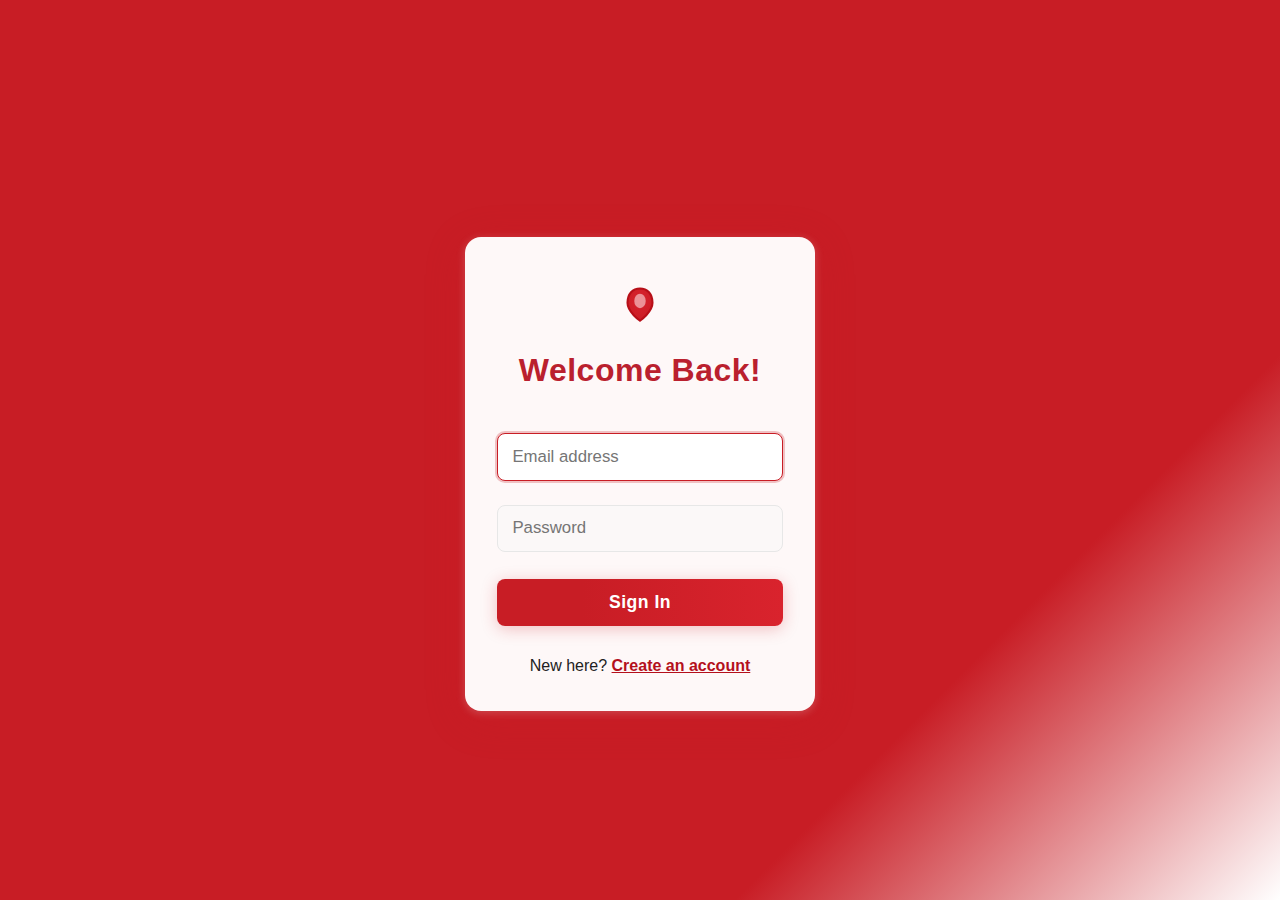
<file: frontend/index.html>
<!DOCTYPE html>
<html lang="en">
<head>
  <meta charset="UTF-8" />
  <meta name="viewport" content="width=device-width, initial-scale=1" />
  <title>JeevanDhara | Blood Bank Platform</title>
  <link rel="stylesheet" href="css/style.css" />
  <link rel="stylesheet" href="css/responsive.css" />
  <script src="js/app.js" defer></script>
</head>
<body>
  <header class="navbar">
    <h1>JeevanDhara</h1>
    <nav>
      <a href="index.html" class="active">Home</a>
      <a href="donor-dashboard.html">Donor</a>
      <a href="hospital-dashboard.html">Hospital</a>
      <a href="admin-panel.html">Admin</a>
    </nav>
  </header>

  <section class="hero">
    <h2>Donate Blood, Save Lives</h2>
    <p>Join JeevanDhara and make a difference. Every drop counts.</p>
    <button onclick="window.location.href='donor-dashboard.html'">Become a Donor</button>
  </section>

  <section class="info">
    <div class="card">
      <h3>About Us</h3>
      <p>
        JeevanDhara connects donors and patients through trusted, verified blood banks.
      </p>
    </div>
    <div class="card">
      <h3>How It Works</h3>
      <p>Register, check eligibility, and schedule a donation easily through our system.</p>
    </div>
    <div class="card">
      <h3>Find Camps</h3>
      <p>Locate nearby donation camps and permanent centers using our interactive map.</p>
    </div>
  </section>

  <footer>
    <p>&copy; 2025 JeevanDhara | Empowering Life Through Blood Donation</p>
  </footer>
</body>
</html>
</file>
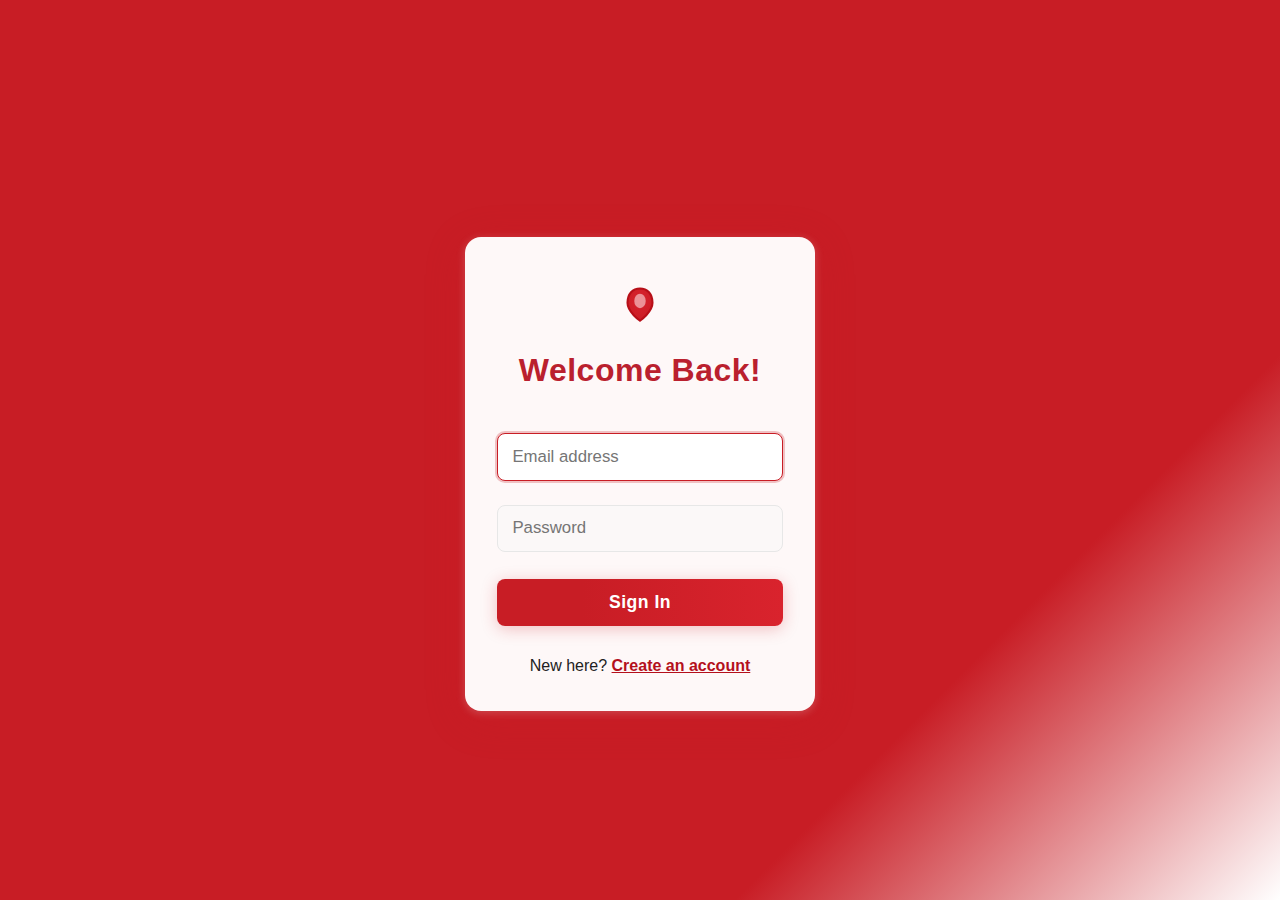
<file: frontend/admin-panel.html>
<!DOCTYPE html>
<html lang="en">
<head>
  <meta charset="UTF-8" />
  <meta name="viewport" content="width=device-width, initial-scale=1" />
  <title>Admin Panel | JeevanDhara</title>
  <link rel="stylesheet" href="css/style.css" />
  <link rel="stylesheet" href="css/responsive.css" />
  <script src="js/api.js" defer></script>
  <script src="js/app.js" defer></script>
</head>
<body>
  <header class="navbar">
    <h1>JeevanDhara - Admin Panel</h1>
    <nav>
      <a href="index.html">Home</a>
      <a href="admin-panel.html" class="active">Admin</a>
      <a href="#" onclick="logout()">Logout</a>
    </nav>
  </header>

  <main class="dashboard">
    <section class="management">
      <h3>Inventory Management</h3>
      <button onclick="openAddBloodModal()">Add New Blood Unit</button>
      <table>
        <thead>
          <tr><th>Bag ID</th><th>Type</th><th>Expiry</th><th>Location</th><th>Actions</th></tr>
        </thead>
        <tbody id="blood-units-table-body">
          <tr><td colspan="5">Loading blood units...</td></tr>
        </tbody>
      </table>
    </section>

    <section class="analytics">
      <h3>Donation Analytics</h3>
      <canvas id="donationChart" width="400" height="200"></canvas>
    </section>

    <section class="alerts">
      <h3>Emergency Alert</h3>
      <form id="alertForm">
        <select name="bloodType" required>
          <option value="">Select Blood Type</option>
          <option>O-</option>
          <option>A+</option>
          <option>B+</option>
          <option>AB-</option>
        </select>
        <input type="text" name="region" placeholder="Region (e.g. Delhi)" required />
        <textarea name="message" placeholder="Alert message (optional)"></textarea>
        <button type="submit">Send Alert</button>
      </form>
    </section>
  </main>

  <footer>
    <p>&copy; 2025 JeevanDhara Admin System</p>
  </footer>
</body>
</html>
</file>
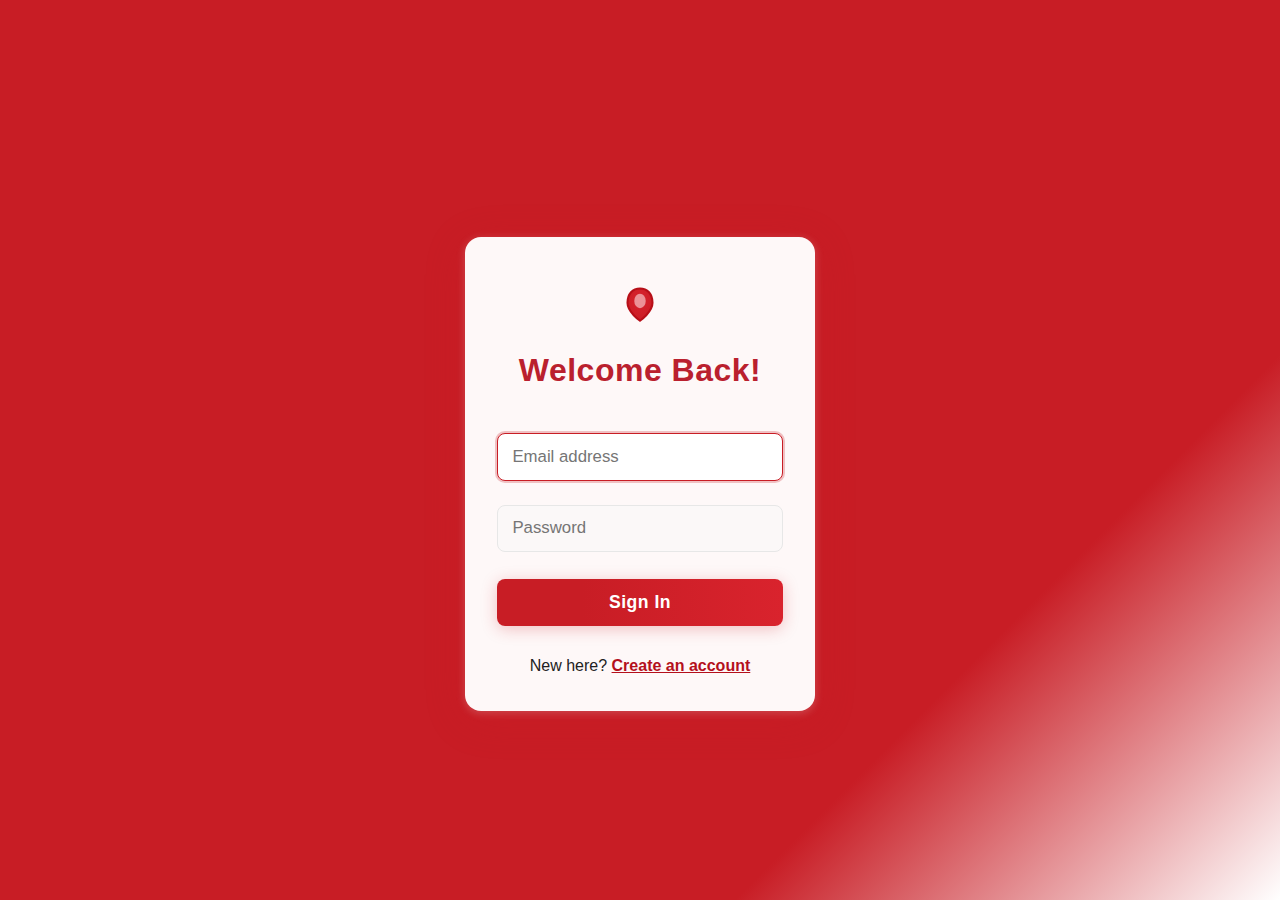
<file: frontend/donor-dashboard.html>
<!DOCTYPE html>
<html lang="en">
<head>
  <meta charset="UTF-8" />
  <meta name="viewport" content="width=device-width, initial-scale=1" />
  <title>Donor Dashboard | JeevanDhara</title>
  <link rel="stylesheet" href="css/style.css" />
  <link rel="stylesheet" href="css/responsive.css" />
  <script src="js/api.js" defer></script>
  <script src="js/app.js" defer></script>
</head>
<body>
  <header class="navbar">
    <h1>JeevanDhara</h1>
    <nav>
      <a href="index.html">Home</a>
      <a href="donor-dashboard.html" class="active">Dashboard</a>
      <a href="#" onclick="logout()">Logout</a>
    </nav>
  </header>

  <main class="dashboard">
    <div class="profile-card">
      <h2 id="welcome-name">Welcome, Donor</h2>
      <p>Blood Type: <b id="blood-type">-</b></p>
      <p>Total Donations: <b id="total-donations">-</b></p>
      <button onclick="openEligibilityChecker()">Check Eligibility</button>
    </div>

    <section class="appointments">
      <h3>Your Appointments</h3>
      <table>
        <thead>
          <tr><th>Date</th><th>Location</th><th>Status</th></tr>
        </thead>
        <tbody id="appointments-table-body">
          <tr><td colspan="3">Loading appointments...</td></tr>
        </tbody>
      </table>
    </section>

    <section class="donation-history">
      <h3>Donation Milestones</h3>
      <div class="badges" id="donation-badges">
        <!-- Badges inserted dynamically -->
      </div>
    </section>
  </main>

  <footer>
    <p>&copy; 2025 JeevanDhara</p>
  </footer>
</body>
</html>
</file>
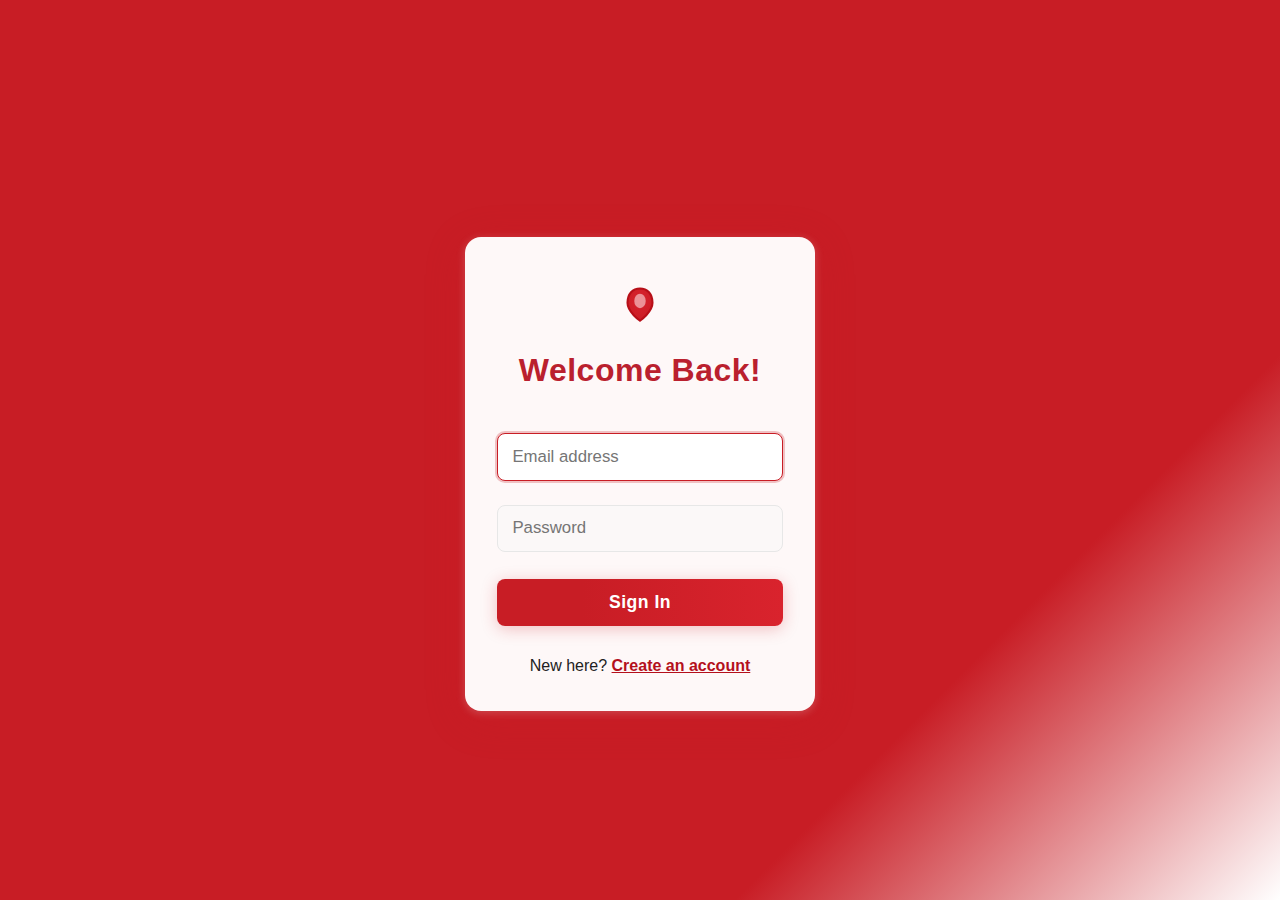
<file: frontend/hospital-dashboard.html>
<!DOCTYPE html>
<html lang="en">
<head>
  <meta charset="UTF-8" />
  <meta name="viewport" content="width=device-width, initial-scale=1" />
  <title>Hospital Dashboard | JeevanDhara</title>
  <link rel="stylesheet" href="css/style.css" />
  <link rel="stylesheet" href="css/responsive.css" />
  <script src="js/api.js" defer></script>
  <script src="js/app.js" defer></script>
</head>
<body>
  <header class="navbar">
    <h1>JeevanDhara</h1>
    <nav>
      <a href="index.html">Home</a>
      <a href="hospital-dashboard.html" class="active">Hospital</a>
      <a href="#" onclick="logout()">Logout</a>
    </nav>
  </header>

  <main class="dashboard">
    <section class="inventory">
      <h3>Blood Stock Availability</h3>
      <input type="text" id="stock-search" placeholder="Search by Blood Type or Location" />
      <table>
        <thead>
          <tr><th>Blood Type</th><th>Units</th><th>Location</th></tr>
        </thead>
        <tbody id="stock-table-body">
          <tr><td colspan="3">Loading stock data...</td></tr>
        </tbody>
      </table>
    </section>

    <section class="request-form">
      <h3>Request Blood</h3>
      <form id="bloodRequestForm">
        <input type="text" name="hospitalName" placeholder="Hospital Name" required />
        <select name="bloodType" required>
          <option value="">Select Blood Type</option>
          <option>A+</option>
          <option>O+</option>
          <option>B-</option>
          <option>AB+</option>
        </select>
        <input type="number" name="units" placeholder="Units Required" min="1" required />
        <button type="submit">Submit Request</button>
      </form>
    </section>
  </main>

  <footer>
    <p>&copy; 2025 JeevanDhara</p>
  </footer>
</body>
</html>
</file>
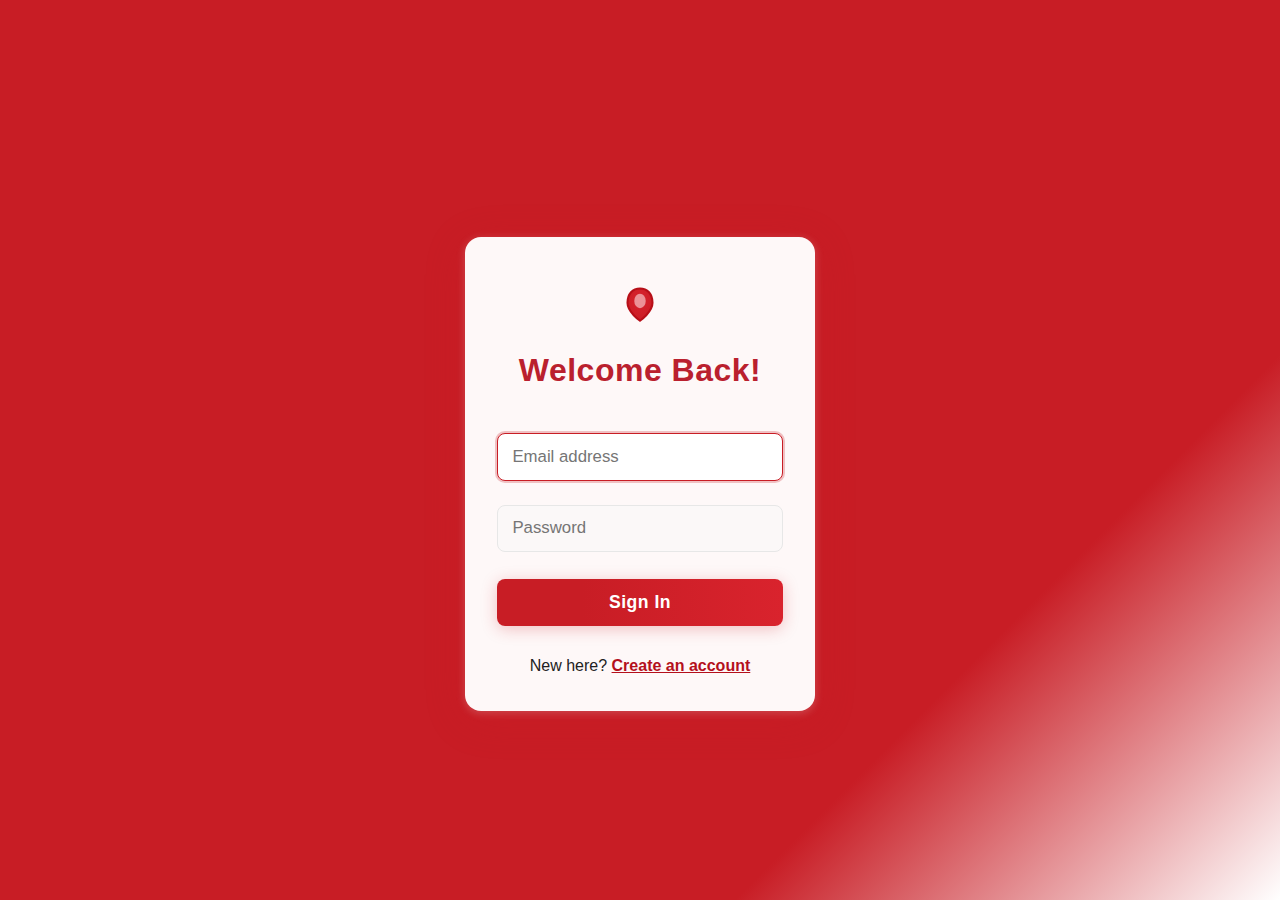
<file: frontend/login.html>
<!DOCTYPE html>
<html lang="en">
<head>
  <meta charset="UTF-8" />
  <meta name="viewport" content="width=device-width, initial-scale=1" />
  <title>Login | JeevanDhara</title>
  <link rel="stylesheet" href="css/style.css" />
  <link rel="stylesheet" href="css/responsive.css" />
  <style>
    body {
      background: linear-gradient(135deg, #c81d25 75%, #fff 100%);
      min-height: 100vh;
      overflow: hidden;
      display: flex;
      align-items: center;
      justify-content: center;
    }
    .auth-card {
      background: rgba(255,255,255,0.97);
      border-radius: 16px;
      box-shadow: 0 8px 40px 0 rgba(200,29,37,0.22), 0 2px 8px #e5e5e544;
      max-width: 350px;
      width: 98%;
      padding: 2.5rem 2rem 2rem 2rem;
      position: relative;
      animation: floatUp 1.3s cubic-bezier(0.25,1,0.5,1) forwards;
      margin-top: 3rem;
    }
    .auth-card .icon-heart {
      width: 50px;
      margin-bottom: 1.1rem;
      animation: pulse 1.6s infinite;
      display: block;
      margin-left: auto;
      margin-right: auto;
    }
    @keyframes pulse {
      0%, 100% { transform: scale(1);}
      50% { transform: scale(1.16);}
    }
    @keyframes floatUp {
      0% {opacity: 0;transform: translateY(35px);}
      100% {opacity: 1;transform: translateY(0);}
    }
    .auth-card h2 {
      color: #ba202e;
      font-size: 2rem;
      text-align: center;
      margin-bottom: 2rem;
      font-weight: 800;
      letter-spacing: .5px;
    }
    .auth-card input[type="email"],
    .auth-card input[type="password"] {
      width: 100%;
      padding: 0.8rem 0.9rem;
      border-radius: 8px;
      border: 1.5px solid #e7e7e7;
      margin-bottom: 1.2rem;
      font-size: 1.05rem;
      background: #fbf8f8;
      transition: box-shadow 0.23s;
    }
    .auth-card input:focus {
      outline: none;
      border-color: #c81d25;
      box-shadow: 0 0 0 2px #c81d2540;
      background: #fff;
    }
    .auth-card button {
      width: 100%;
      background: linear-gradient(90deg,#c81d25 30%,#d9232d 100%);
      color: #fff;
      border-radius: 8px;
      font-weight: bold;
      padding: 0.8rem 0;
      font-size: 1.1rem;
      letter-spacing: 0.5px;
      box-shadow: 0 3px 16px 0 #c81d2540;
      margin-top: .5rem;
      transition: filter 0.21s, transform 0.18s;
    }
    .auth-card button:hover {
      filter: brightness(1.1);
      transform: translateY(-2px) scale(1.04);
    }
    .auth-card .sub {
      margin-top: 1.7rem;
      font-size: 1rem;
      color: #222;
      text-align: center;
    }
    .auth-card .sub a {
      color: #b4101c;
      font-weight: 600;
      text-decoration: underline;
      transition: color 0.2s;
    }
    .auth-card .sub a:hover {
      color: #911319;
    }
  </style>
  <script src="js/api.js" defer></script>
  <script src="js/app.js" defer></script>
</head>
<body>
  <div class="auth-card">
    <!-- SVG Blood Drop Heart Icon -->
    <svg class="icon-heart" viewBox="0 0 48 48">
      <defs>
        <radialGradient id="rg-red" cx="50%" cy="35%" r="70%">
          <stop stop-color="#d9232d" offset="0%" />
          <stop stop-color="#c81d25" offset="100%" />
        </radialGradient>
      </defs>
      <path d="M24 42s-12-8.3-12-17.2C12 16.2 17 11 24 11s12 5.2 12 13.8C36 33.7 24 42 24 42z"
            fill="url(#rg-red)" stroke="#b70f18" stroke-width="2"/>
      <ellipse cx="24" cy="23" rx="5.5" ry="7" fill="#fff7f7" opacity="0.53"/>
    </svg>
    <h2>Welcome Back!</h2>
    <form id="loginForm" autocomplete="on">
      <input type="email" name="email" placeholder="Email address" required autofocus />
      <input type="password" name="password" placeholder="Password" required />
      <button type="submit">Sign In</button>
    </form>
    <div class="sub">
      New here?
      <a href="signup.html">Create an account</a>
    </div>
  </div>
</body>
</html>
</file>
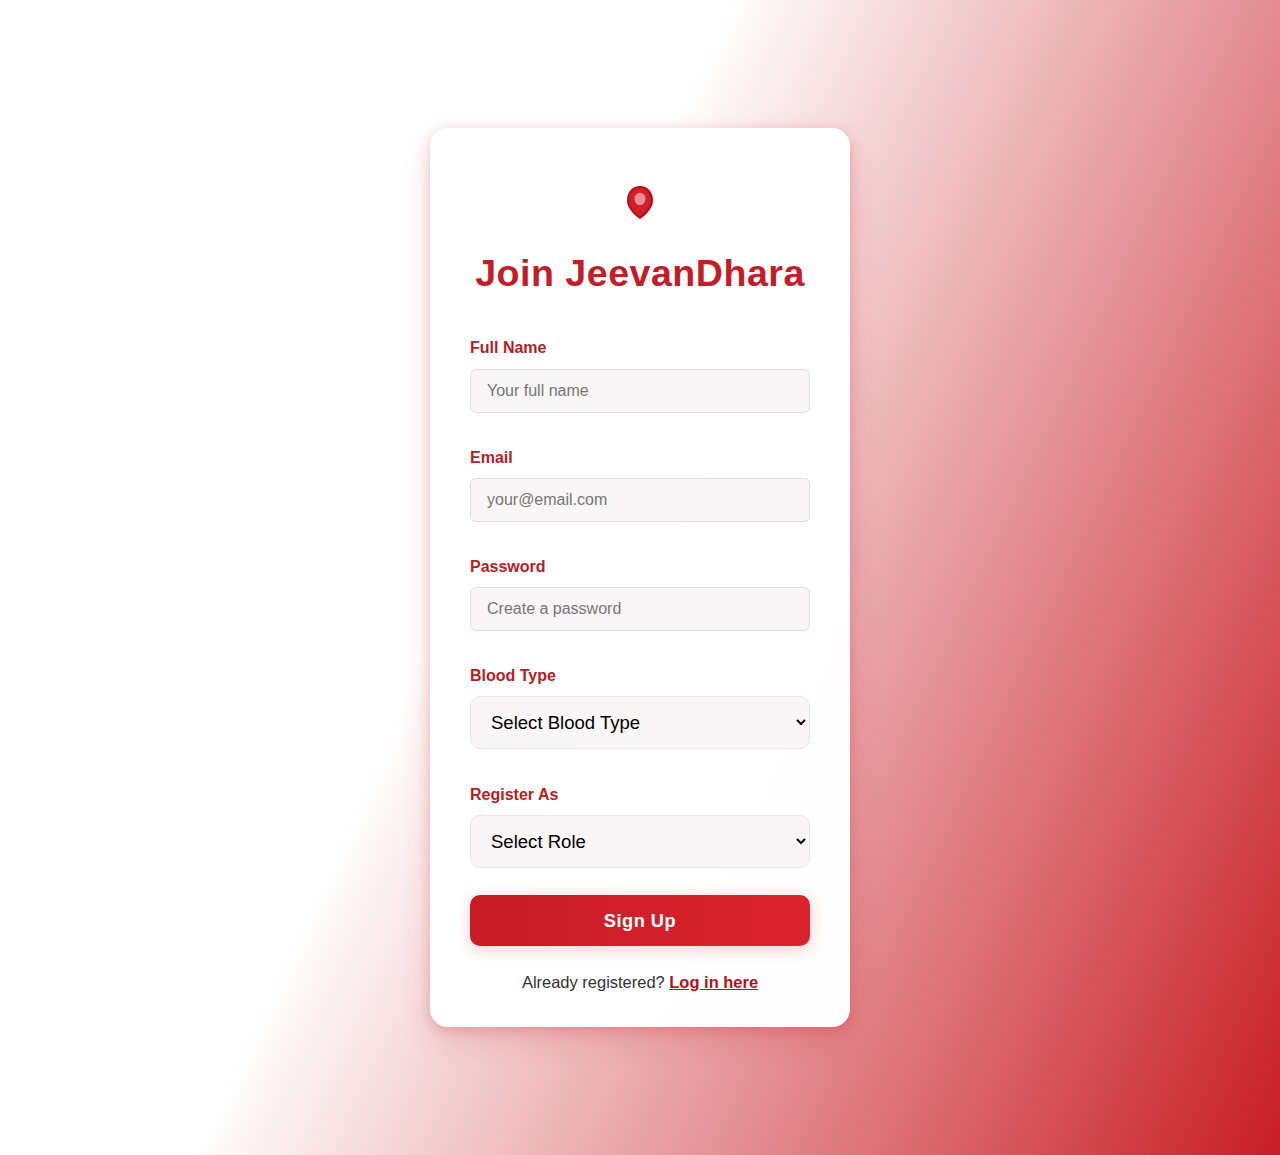
<file: frontend/signup.html>
<!DOCTYPE html>
<html lang="en">
<head>
  <meta charset="UTF-8" />
  <meta name="viewport" content="width=device-width, initial-scale=1" />
  <title>Sign Up | JeevanDhara</title>
  <link rel="stylesheet" href="css/style.css" />
  <link rel="stylesheet" href="css/responsive.css" />
  <style>
    body {
      background: linear-gradient(115deg, #fff 40%, #c81d25 100%);
      min-height: 100vh;
      display: flex;
      justify-content: center;
      align-items: flex-start;
      overflow-x: hidden;
      padding: 2.5rem 1rem;
    }
    @media (min-width: 1024px) {
      body {
        padding: 5rem 0 3rem 0;
        justify-content: center;
      }
    }
    .auth-card {
      max-width: 420px;
      width: 100%;
      margin: 3rem auto 5rem auto;
      padding: 3rem 2.5rem 2rem 2.5rem;
      box-sizing: border-box;
      background: rgba(255,255,255, 0.98);
      border-radius: 18px;
      box-shadow: 0 12px 30px rgba(200,29,37,0.17), 0 3px 12px #c81d2530;
      animation: floatUp 1.1s cubic-bezier(0.23,1,0.5,1) forwards;
    }
    @keyframes floatUp {
      0% {opacity: 0; transform: translateY(30px);}
      100% {opacity: 1; transform: translateY(0);}
    }
    .auth-card .icon-heart {
      width: 48px;
      margin-bottom: 1.2rem;
      animation: vibrate 3.5s infinite linear;
      display: block;
      margin-left: auto;
      margin-right: auto;
    }
    @keyframes vibrate {
      0%, 97%, 100% { transform: rotate(0)}
      50% { transform: rotate(-6deg) scale(1.08);}
      70% { transform: rotate(5deg) scale(1);}
    }
    .auth-card h2 {
      color: #c21d29;
      font-size: 2.35rem;
      text-align: center;
      font-weight: 800;
      letter-spacing: .5px;
      margin-bottom: 2rem;
    }
    .auth-card label {
      font-size: 1rem;
      font-weight: 600;
      margin-bottom: .18rem;
      display: block;
      color: #b51d24;
    }
    .auth-card input,
    .auth-card select {
      font-size: 1.16rem;
      width: 100%;
      padding: 0.85rem 1rem;
      margin-bottom: 1.1rem;
      border-radius: 10px;
      border: 1.45px solid #e9e7e7;
      background: #f9f6f7;
      transition: border-color 0.21s, box-shadow 0.2s;
    }
    .auth-card input:focus, .auth-card select:focus {
      outline: none;
      border-color: #c81d25;
      box-shadow: 0 0 0 1.4px #c81d2522;
      background: #fff;
    }
    .auth-card button {
      width: 100%;
      background: linear-gradient(90deg,#c81d25 10%,#d9232d 90%);
      color: #fff;
      padding: 0.92rem 0;
      border-radius: 10px;
      font-weight: bold;
      font-size: 1.14rem;
      margin-top: .6rem;
      letter-spacing: 0.5px;
      box-shadow: 0 3px 15px 0 #c81d2535;
      transition: filter 0.22s, transform 0.19s;
    }
    .auth-card button:hover {
      filter: brightness(1.08);
      transform: translateY(-2px) scale(1.04);
    }
    .auth-card .sub {
      margin-top: 1.4rem;
      color: #333;
      font-size: 1.03rem;
      text-align: center;
    }
    .auth-card .sub a {
      color: #b4101c;
      font-weight: 600;
      text-decoration: underline;
      transition: color 0.21s;
    }
    .auth-card .sub a:hover {
      color: #911319;
    }
  </style>
  <script src="js/api.js" defer></script>
  <script src="js/app.js" defer></script>
</head>
<body>
  <div class="auth-card">
    <!-- SVG Blood Drop Heart Icon -->
    <svg class="icon-heart" viewBox="0 0 48 48">
      <defs>
        <radialGradient id="rg-red2" cx="55%" cy="40%" r="65%">
          <stop stop-color="#d9232d" offset="0%" />
          <stop stop-color="#c81d25" offset="100%" />
        </radialGradient>
      </defs>
      <path d="M24 42s-12-8.3-12-17.2C12 16.2 17 11 24 11s12 5.2 12 13.8C36 33.7 24 42 24 42z"
            fill="url(#rg-red2)" stroke="#b70f18" stroke-width="2"/>
      <ellipse cx="24" cy="23" rx="5.5" ry="6.2" fill="#fff7f7" opacity="0.5"/>
    </svg>
    <h2>Join JeevanDhara</h2>
    <form id="signupForm" autocomplete="on">
      <label for="name">Full Name</label>
      <input type="text" name="name" autocomplete="name" required placeholder="Your full name" />

      <label for="email">Email</label>
      <input type="email" name="email" autocomplete="email" required placeholder="your@email.com" />

      <label for="password">Password</label>
      <input type="password" name="password" autocomplete="new-password" required placeholder="Create a password" />

      <label for="blood_type">Blood Type</label>
      <select name="blood_type" required>
        <option value="">Select Blood Type</option>
        <option>A+</option><option>A-</option>
        <option>B+</option><option>B-</option>
        <option>AB+</option><option>AB-</option>
        <option>O+</option><option>O-</option>
      </select>

      <label for="role">Register As</label>
      <select name="role" required>
        <option value="">Select Role</option>
        <option value="donor">Donor</option>
        <option value="hospital">Hospital/Recipient</option>
      </select>
      <button type="submit">Sign Up</button>
    </form>
    <div class="sub">
      Already registered?
      <a href="login.html">Log in here</a>
    </div>
  </div>
</body>
</html>
</file>
<file: frontend/css/responsive.css>
/* ===============================
   JeevanDhara Responsive Styles
   =============================== */

/* Extra small devices (phones, <= 480px) */
@media (max-width: 480px) {
  .navbar {
    flex-direction: column;
    text-align: center;
  }

  .navbar nav a {
    margin: 0.5rem 0;
    display: block;
  }

  .hero h2 {
    font-size: 2rem;
  }

  .hero p {
    font-size: 1rem;
  }

  .hero button {
    width: 100%;
  }

  .info {
    flex-direction: column;
    padding: 2rem 1rem;
  }

  .info .card {
    width: 100%;
    margin: 0.5rem 0;
  }

  table,
  th,
  td {
    font-size: 0.85rem;
  }

  button {
    width: 100%;
  }
}

/* Small and Medium devices (>480px and <= 768px) */
@media (min-width: 481px) and (max-width: 768px) {
  .info {
    flex-wrap: wrap;
    justify-content: center;
  }

  .info .card {
    flex: 1 1 45%;
    max-width: 45%;
    margin: 1rem 1rem;
  }

  .dashboard {
    padding: 1rem 2rem;
  }
}

/* Large devices (>768px and <= 1200px) */
@media (min-width: 769px) and (max-width: 1200px) {
  .info .card {
    flex: 1 1 30%;
    max-width: 30%;
  }

  .dashboard {
    padding: 1.5rem 4rem;
  }
}

/* Extra large devices (>1200px) */
@media (min-width: 1201px) {
  .info {
    justify-content: center;
  }

  .info .card {
    max-width: 300px;
  }

  .dashboard {
    max-width: 1200px;
    margin: 2rem auto;
  }
}
</file>
<file: frontend/css/style.css>
/* ===============================
   JeevanDhara Core Style Sheet
   =============================== */

/* Reset and base styles */
* {
  margin: 0;
  padding: 0;
  box-sizing: border-box;
  font-family: 'Poppins', sans-serif;
}

body {
  background-color: #ffffff;
  color: #222222;
  line-height: 1.6;
  overflow-x: hidden;
}

/* Navbar */
.navbar {
  background-color: #c81d25;
  color: white;
  display: flex;
  justify-content: space-between;
  align-items: center;
  padding: 1rem 2rem;
  box-shadow: 0 2px 6px rgba(0,0,0,0.15);
  position: sticky;
  top: 0;
  z-index: 100;
  user-select: none;
}

.navbar h1 {
  font-size: 1.5rem;
  font-weight: 600;
  cursor: default;
}

.navbar nav a {
  color: white;
  text-decoration: none;
  margin-left: 1rem;
  font-weight: 500;
  transition: border-bottom 0.3s ease;
  padding-bottom: 0.2rem;
}

.navbar nav a:hover,
.navbar nav a.active {
  border-bottom: 2px solid white;
}

/* Hero Section */
.hero {
  padding: 5rem 2rem;
  text-align: center;
  background: linear-gradient(to right, #d9232d, #c81d25);
  color: white;
  animation: fadeIn 1s ease;
}

.hero h2 {
  font-size: 2.8rem;
  margin-bottom: 1rem;
  font-weight: 700;
}

.hero p {
  font-size: 1.2rem;
  margin-bottom: 2.5rem;
}

.hero button {
  background: white;
  color: #c81d25;
  border: none;
  padding: 0.85rem 2rem;
  font-size: 1.1rem;
  font-weight: 600;
  border-radius: 50px;
  cursor: pointer;
  transition: background 0.3s ease, transform 0.3s ease;
}

.hero button:hover {
  background: #f8d7da;
  transform: scale(1.05);
}

/* Info Section */
.info {
  display: flex;
  justify-content: center;
  gap: 2rem;
  padding: 3rem 1rem;
  background: #fafafa;
  flex-wrap: wrap;
}

.info .card {
  background: white;
  border-radius: 10px;
  box-shadow: 0 4px 12px rgba(0,0,0,0.05);
  padding: 2rem;
  width: 260px;
  text-align: center;
  transition: transform 0.3s ease;
}

.info .card:hover {
  transform: translateY(-8px);
}

.info h3 {
  color: #c81d25;
  margin-bottom: 1rem;
}

/* Dashboard and Forms */
.dashboard {
  max-width: 900px;
  margin: 2rem auto;
  padding: 0 1rem;
}

.profile-card,
.management,
.analytics,
.inventory,
.request-form,
.login-container,
.signup-container {
  background: white;
  padding: 2rem;
  border-radius: 12px;
  box-shadow: 0 3px 15px rgba(0,0,0,0.08);
  margin-bottom: 2rem;
  animation: fadeUp 1s ease;
}

/* Form Elements */
form input[type="text"],
form input[type="email"],
form input[type="password"],
form input[type="number"],
form select,
form textarea {
  width: 100%;
  padding: 0.75rem 1rem;
  margin-top: 0.3rem;
  margin-bottom: 1rem;
  border-radius: 6px;
  border: 1.5px solid #ddd;
  font-size: 1rem;
  transition: border-color 0.3s ease;
}

form input:focus,
form select:focus,
form textarea:focus {
  outline: none;
  border-color: #c81d25;
}

form label {
  font-weight: 600;
  display: block;
  margin-top: 1rem;
}

/* Table Styling */
table {
  width: 100%;
  border-collapse: collapse;
  margin-top: 1rem;
}

th,
td {
  text-align: left;
  padding: 0.9rem 0.75rem;
  border-bottom: 1px solid #eaeaea;
  font-size: 0.95rem;
}

th {
  background-color: #c81d25;
  color: white;
  font-weight: 600;
}

tr:hover {
  background: #fff0f0;
}

/* Buttons */
button {
  background-color: #c81d25;
  color: white;
  border: none;
  padding: 0.65rem 1.6rem;
  border-radius: 5px;
  font-weight: 600;
  cursor: pointer;
  transition: background-color 0.25s ease;
}

button:hover {
  background-color: #a31417;
}

button:disabled {
  opacity: 0.65;
  cursor: not-allowed;
}

/* Badges */
.badge {
  background-color: #d9232d;
  color: white;
  border-radius: 20px;
  padding: 0.3rem 1rem;
  display: inline-block;
  margin-right: 0.5rem;
  font-weight: 700;
  font-size: 0.9rem;
}

/* Footer */
footer {
  background-color: #222222;
  color: #aaa;
  text-align: center;
  padding: 1rem;
  font-size: 0.9rem;
}

/* Animations */
@keyframes fadeIn {
  0% {
    opacity: 0;
  }
  100% {
    opacity: 1;
  }
}

@keyframes fadeUp {
  0% {
    opacity: 0;
    transform: translateY(25px);
  }
  100% {
    opacity: 1;
    transform: translateY(0);
  }
}
</file>
